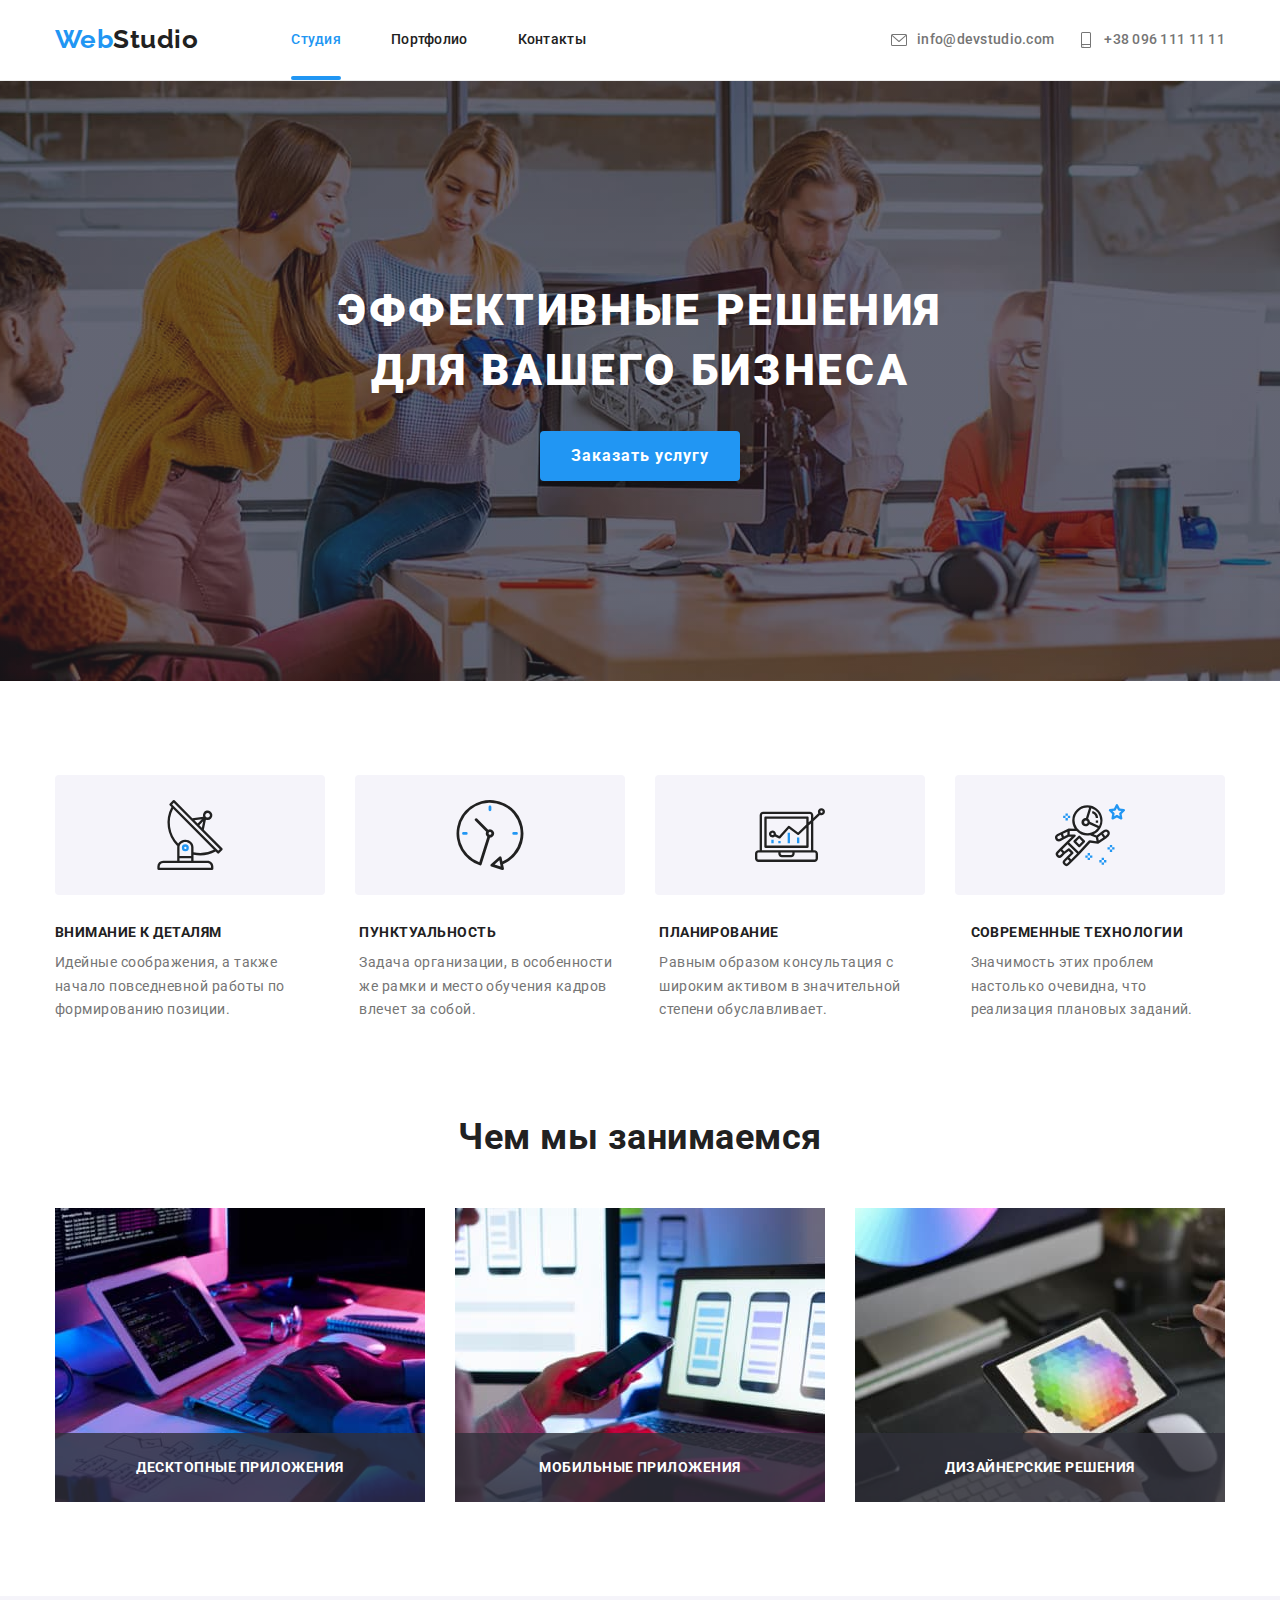
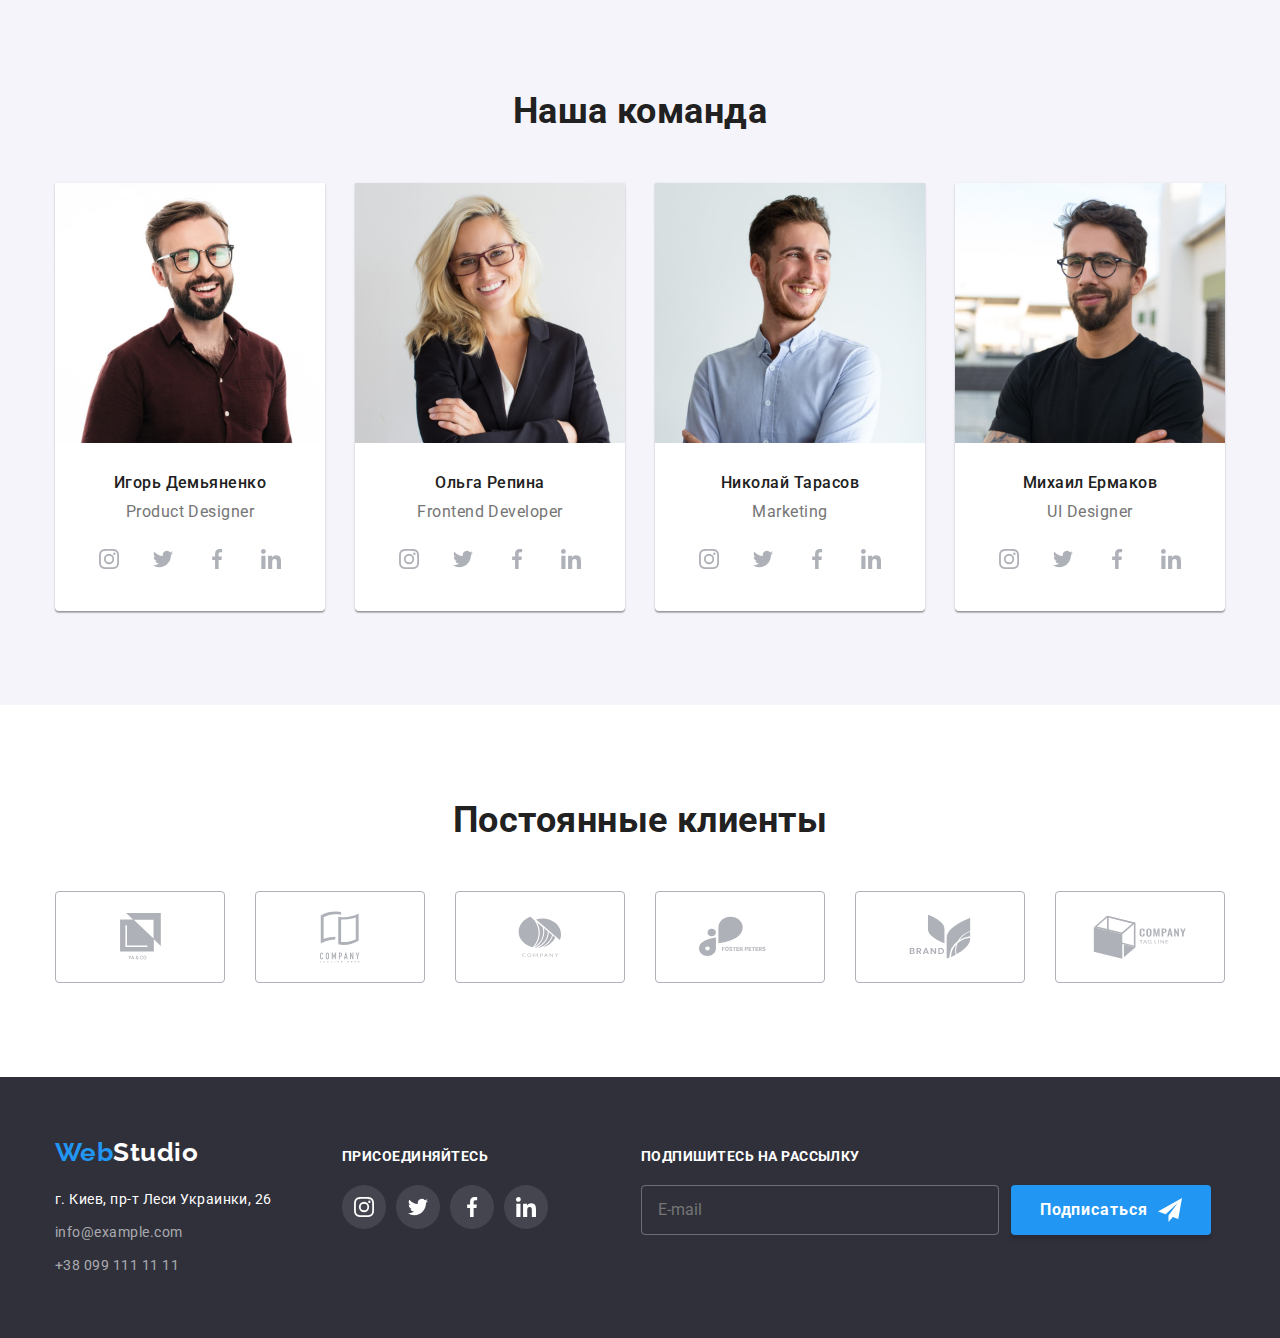
<file: index.html>
<!DOCTYPE html>
<html lang="ru-RU">
  <head>
    <meta charset="UTF-8" />
    <meta http-equiv="X-UA-Compatible" content="IE=edge" />
    <meta name="viewport" content="width=device-width, initial-scale=1.0" />
    <title>WebStudio</title>
    <link rel="preconnect" href="https://fonts.googleapis.com" />
    <link rel="preconnect" href="https://fonts.gstatic.com" crossorigin />
    <link
      href="https://fonts.googleapis.com/css2?family=Raleway:wght@700&family=Roboto:wght@400;500;700;900&display=swap"
      rel="stylesheet"
    />
    <link
      rel="stylesheet"
      href="https://cdnjs.cloudflare.com/ajax/libs/modern-normalize/1.1.0/modern-normalize.min.css"
    />
    <link rel="stylesheet" href="./css/styles.css" />
  </head>
  <body>
    <!-- Шапка -->
    <header class="header">
      <div class="container">
        <nav class="nav">
          <a href="./index.html" class="logo"><span class="accent">Web</span>Studio</a>
          <ul class="nav-links">
            <li class="nav-item"><a href="./index.html" class="nav-link active-link">Студия</a></li>
            <li class="nav-item"><a href="./portfolio.html" class="nav-link">Портфолио</a></li>
            <li class="nav-item"><a href="" class="nav-link">Контакты</a></li>
          </ul>
        </nav>
        <ul class="header-contacts">
          <li class="contact-item">
            <a href="mailto:info@devstudio.com" class="header-contact">
              <svg width="16" height="16" class="contact-icon">
                <use href="./images/symbol-defs.svg#icon-envelope"></use>
              </svg>
              info@devstudio.com</a
            >
          </li>
          <li class="contact-item">
            <a href="tel:+380961111111" class="header-contact"
              ><svg width="16" height="16" class="contact-icon">
                <use href="./images/symbol-defs.svg#icon-smartphone"></use>
              </svg>
              +38 096 111 11 11</a
            >
          </li>
        </ul>
      </div>
    </header>
    <!-- Основная часть -->
    <main>
      <!-- "Герой" -->
      <section class="hero section">
        <h1 class="hero-title">Эффективные решения<br />для вашего бизнеса</h1>
        <button type="button" class="main-button btn" data-modal-open>Заказать услугу</button>
      </section>
      <!-- Особенности компании -->
      <section class="peculiarities section">
        <div class="container">
          <h2 class="section-title visually-hidden">Особенности</h2>
          <!-- сделал заголовок невидимым пока что таким образом, чтобы не мешал -->
          <ul class="peculiarities-list icons">
            <li class="main-list-item icons">
              <svg width="70" height="70">
                <use href="./images/symbol-defs.svg#icon-antenna"></use>
              </svg>
            </li>
            <li class="main-list-item icons">
              <svg width="70" height="70">
                <use href="./images/symbol-defs.svg#icon-clock"></use>
              </svg>
            </li>
            <li class="main-list-item icons">
              <svg width="70" height="70">
                <use href="./images/symbol-defs.svg#icon-diagram"></use>
              </svg>
            </li>
            <li class="main-list-item icons">
              <svg width="70" height="70">
                <use href="./images/symbol-defs.svg#icon-astronaut"></use>
              </svg>
            </li>
          </ul>
          <ul class="peculiarities-list text">
            <li class="main-list-item">
              <h3 class="peculiarity-name">Внимание к деталям</h3>
              <p class="peculiarity-text">
                Идейные соображения, а также начало повседневной работы по формированию позиции.
              </p>
            </li>
            <li class="main-list-item">
              <h3 class="peculiarity-name">Пунктуальность</h3>
              <p class="peculiarity-text">
                Задача организации, в особенности же рамки и место обучения кадров влечет за собой.
              </p>
            </li>
            <li class="main-list-item">
              <h3 class="peculiarity-name">Планирование</h3>
              <p class="peculiarity-text">
                Равным образом консультация с широким активом в значительной степени обуславливает.
              </p>
            </li>
            <li class="main-list-item">
              <h3 class="peculiarity-name">Современные технологии</h3>
              <p class="peculiarity-text">
                Значимость этих проблем настолько очевидна, что реализация плановых заданий.
              </p>
            </li>
          </ul>
        </div>
      </section>
      <!-- Чем мы занимаемся -->
      <section class="company-doings section">
        <div class="container">
          <h2 class="section-title">Чем мы занимаемся</h2>
          <ul class="images-doings">
            <li class="main-list-item">
              <img
                src="./images/coding-image.jpg"
                alt="Написание кода"
                width="370"
                class="doings-image img"
              />
              <div class="doing-name"><p class="doing-name-text">Десктопные приложения</p></div>
            </li>
            <li class="main-list-item">
              <img
                src="./images/development-image.jpg"
                alt="Веб разработка"
                width="370"
                class="doings-image img"
              />
              <div class="doing-name"><p class="doing-name-text">Мобильные приложения</p></div>
            </li>
            <li class="main-list-item">
              <img
                src="./images/design-image.jpg"
                alt="Дизайн"
                width="370"
                class="doings-image img"
              />
              <div class="doing-name"><p class="doing-name-text">Дизайнерские решения</p></div>
            </li>
          </ul>
        </div>
      </section>
      <!-- Наша команда -->
      <section class="team section">
        <div class="container">
          <h2 class="section-title">Наша команда</h2>
          <ul class="team-members">
            <li class="team-member main-list-item">
              <img
                src="./images/product-designer-avatar.jpg"
                alt="Продукт дизайнер"
                width="270"
                class="member-foto img"
              />
              <h3 class="member-name">Игорь Демьяненко</h3>
              <p class="member-specialization">Product Designer</p>
              <ul class="team-members social-networks">
                <li class="network">
                  <a href="" class="network-link">
                    <svg width="20" height="20">
                      <use href="./images/symbol-defs.svg#icon-instagram"></use>
                    </svg>
                  </a>
                </li>
                <li class="network">
                  <a href="" class="network-link">
                    <svg width="20" height="20">
                      <use href="./images/symbol-defs.svg#icon-twitter"></use>
                    </svg>
                  </a>
                </li>
                <li class="network">
                  <a href="" class="network-link">
                    <svg width="20" height="20">
                      <use href="./images/symbol-defs.svg#icon-facebook"></use>
                    </svg>
                  </a>
                </li>
                <li class="network">
                  <a href="" class="network-link">
                    <svg width="20" height="20">
                      <use href="./images/symbol-defs.svg#icon-linkedin"></use>
                    </svg>
                  </a>
                </li>
              </ul>
            </li>
            <li class="team-member main-list-item">
              <img
                src="./images/frontend-developer-avarat.jpg"
                alt="Фронтент разработчик"
                width="270"
                class="member-foto img"
              />
              <h3 class="member-name">Ольга Репина</h3>
              <p class="member-specialization">Frontend Developer</p>
              <ul class="team-members social-networks">
                <li class="network">
                  <a href="" class="network-link">
                    <svg width="20" height="20">
                      <use href="./images/symbol-defs.svg#icon-instagram"></use>
                    </svg>
                  </a>
                </li>
                <li class="network">
                  <a href="" class="network-link">
                    <svg width="20" height="20">
                      <use href="./images/symbol-defs.svg#icon-twitter"></use>
                    </svg>
                  </a>
                </li>
                <li class="network">
                  <a href="" class="network-link">
                    <svg width="20" height="20">
                      <use href="./images/symbol-defs.svg#icon-facebook"></use>
                    </svg>
                  </a>
                </li>
                <li class="network">
                  <a href="" class="network-link">
                    <svg width="20" height="20">
                      <use href="./images/symbol-defs.svg#icon-linkedin"></use>
                    </svg>
                  </a>
                </li>
              </ul>
            </li>
            <li class="team-member main-list-item">
              <img
                src="./images/marketing-manager-avatar.jpg"
                alt="Маркетинг менеджер"
                width="270"
                class="member-foto img"
              />
              <h3 class="member-name">Николай Тарасов</h3>
              <p class="member-specialization">Marketing</p>
              <ul class="team-members social-networks">
                <li class="network">
                  <a href="" class="network-link">
                    <svg width="20" height="20">
                      <use href="./images/symbol-defs.svg#icon-instagram"></use>
                    </svg>
                  </a>
                </li>
                <li class="network">
                  <a href="" class="network-link">
                    <svg width="20" height="20">
                      <use href="./images/symbol-defs.svg#icon-twitter"></use>
                    </svg>
                  </a>
                </li>
                <li class="network">
                  <a href="" class="network-link">
                    <svg width="20" height="20">
                      <use href="./images/symbol-defs.svg#icon-facebook"></use>
                    </svg>
                  </a>
                </li>
                <li class="network">
                  <a href="" class="network-link">
                    <svg width="20" height="20">
                      <use href="./images/symbol-defs.svg#icon-linkedin"></use>
                    </svg>
                  </a>
                </li>
              </ul>
            </li>
            <li class="team-member main-list-item">
              <img
                src="./images/ui-designer-avatar.jpg"
                alt="Дизайнер интерфейсов"
                width="270"
                class="member-foto img"
              />
              <h3 class="member-name">Михаил Ермаков</h3>
              <p class="member-specialization">UI Designer</p>
              <ul class="team-members social-networks">
                <li class="network">
                  <a href="" class="network-link">
                    <svg width="20" height="20">
                      <use href="./images/symbol-defs.svg#icon-instagram"></use>
                    </svg>
                  </a>
                </li>
                <li class="network">
                  <a href="" class="network-link">
                    <svg width="20" height="20">
                      <use href="./images/symbol-defs.svg#icon-twitter"></use>
                    </svg>
                  </a>
                </li>
                <li class="network">
                  <a href="" class="network-link">
                    <svg width="20" height="20">
                      <use href="./images/symbol-defs.svg#icon-facebook"></use>
                    </svg>
                  </a>
                </li>
                <li class="network">
                  <a href="" class="network-link">
                    <svg width="20" height="20">
                      <use href="./images/symbol-defs.svg#icon-linkedin"></use>
                    </svg>
                  </a>
                </li>
              </ul>
            </li>
          </ul>
        </div>
      </section>
      <!-- Постоянные клиенты -->
      <section class="clients section">
        <div class="container">
          <h2 class="section-title">Постоянные клиенты</h2>
          <ul class="clients-list">
            <li class="main-list-item">
              <a href="" class="client-link">
                <svg width="41" height="46.7" class="client-icon">
                  <use href="./images/symbol-defs.svg#icon-first-logo"></use>
                </svg>
              </a>
            </li>
            <li class="main-list-item">
              <a href="" class="client-link">
                <svg width="40" height="52" class="client-icon">
                  <use href="./images/symbol-defs.svg#icon-second-logo"></use>
                </svg>
              </a>
            </li>
            <li class="main-list-item">
              <a href="" class="client-link">
                <svg width="43.5" height="41.2" class="client-icon">
                  <use href="./images/symbol-defs.svg#icon-third-logo"></use>
                </svg>
              </a>
            </li>
            <li class="main-list-item">
              <a href="" class="client-link">
                <svg width="84.5" height="40.6" class="client-icon">
                  <use href="./images/symbol-defs.svg#icon-fourth-logo"></use>
                </svg>
              </a>
            </li>
            <li class="main-list-item">
              <a href="" class="client-link">
                <svg width="62.5" height="45.4" class="client-icon">
                  <use href="./images/symbol-defs.svg#icon-fifth-logo"></use>
                </svg>
              </a>
            </li>
            <li class="main-list-item">
              <a href="" class="client-link">
                <svg width="93.8" height="44" class="client-icon">
                  <use href="./images/symbol-defs.svg#icon-sixth-logo"></use>
                </svg>
              </a>
            </li>
          </ul>
        </div>
      </section>
    </main>
    <!-- Подвал -->
    <footer class="footer">
      <div class="container">
        <div class="footer-contacts">
          <a href="./index.html" class="logo"><span class="accent">Web</span>Studio</a>
          <address>
            <ul class="adress-list">
              <li>
                <a
                  href="https://www.google.com/maps/place/%D0%B1%D1%83%D0%BB.+%D0%9B%D0%B5%D1%81%D0%B8+%D0%A3%D0%BA%D1%80%D0%B0%D0%B8%D0%BD%D0%BA%D0%B8,+26,+%D0%9A%D0%B8%D0%B5%D0%B2,+02000/data=!4m2!3m1!1s0x40d4cf0e033ecbe9:0x57a4dffefec77da0?sa=X&ved=2ahUKEwjH0LS6oNL0AhUNr6QKHVNQCV0Q8gF6BAgFEAE"
                  class="adress-location"
                >
                  г. Киев, пр-т Леси Украинки, 26
                </a>
              </li>
              <li class="adress-contact-item">
                <a href="mailto:info@example.com" class="footer-contact">info@example.com</a>
              </li>
              <li class="adress-contact-item">
                <a href="tel:+380991111111" class="footer-contact">+38 099 111 11 11</a>
              </li>
            </ul>
          </address>
        </div>
        <!-- Соцсети в футере -->
        <div class="footer-networks">
          <p class="join">Присоединяйтесь</p>
          <ul class="footer-networks-list">
            <li class="footer-network">
              <a href="" class="network-link">
                <svg width="20" height="20">
                  <use href="./images/symbol-defs.svg#icon-instagram"></use>
                </svg>
              </a>
            </li>
            <li class="footer-network">
              <a href="" class="network-link">
                <svg width="20" height="20">
                  <use href="./images/symbol-defs.svg#icon-twitter"></use>
                </svg>
              </a>
            </li>
            <li class="footer-network">
              <a href="" class="network-link">
                <svg width="20" height="20">
                  <use href="./images/symbol-defs.svg#icon-facebook"></use>
                </svg>
              </a>
            </li>
            <li class="footer-network">
              <a href="" class="network-link">
                <svg width="20" height="20">
                  <use href="./images/symbol-defs.svg#icon-linkedin"></use>
                </svg>
              </a>
            </li>
          </ul>
        </div>
        <!-- Инпут "подпишись" -->
        <div class="subscription">
          <label class="footer-input-label">
            Подпишитесь на рассылку
            <input type="email" name="email" placeholder="E-mail" class="footer-input" />
          </label>
          <button type="submit" class="btn main-button">
            Подписаться
            <svg width="24" class="icon-follow">
              <use href="./images/symbol-defs.svg#icon-telegram"></use>
            </svg>
          </button>
        </div>
      </div>
    </footer>
    <!-- Модалка -->
    <div class="backdrop is-hidden" data-modal>
      <div class="modal">
        <button class="close-modal" data-modal-close>
          <svg width="11px" height="11px" class="close-modal-icon">
            <use href="./images/symbol-defs.svg#icon-close"></use>
          </svg>
        </button>
        <div class="modal-content">
          <b class="modal-title">Оставьте свои данные, мы вам перезвоним</b>

          <label class="form-item">
            Имя
            <input type="text" name="name" class="input-area" />
            <svg width="18" class="input-icon">
              <use href="./images/symbol-defs.svg#icon-name"></use>
            </svg>
          </label>

          <label class="form-item">
            Телефон
            <input type="tel" name="tel" class="input-area" />
            <svg width="18" class="input-icon">
              <use href="./images/symbol-defs.svg#icon-modal-phone"></use>
            </svg>
          </label>

          <label class="form-item">
            Почта
            <input type="email" name="email" class="input-area" />
            <svg width="18" class="input-icon">
              <use href="./images/symbol-defs.svg#icon-email"></use>
            </svg>
          </label>

          <label class="form-item last">
            Комментарий
            <textarea
              name="comment"
              cols="30"
              rows="10"
              class="comment"
              placeholder="Введите текст"
            ></textarea>
          </label>

          <label class="policy">
            <input type="checkbox" name="policy" class="policy-agree" />
            <!-- пришлось засунуть картинки двух состояний чекбокса, тк на макете неактивное вставлено именно вектором и бордер там кривой (около 1.5px), поэтому решил сделать точно по макету через две картинки. пришлось немного намудрить в css, но если нужно - могу сделать иначе -->
            <svg width="16" class="icon-policy non-active">
              <use href="./images/symbol-defs.svg#icon-check"></use>
            </svg>
            <svg width="16" class="icon-policy active">
              <use href="./images/symbol-defs.svg#icon-check-active"></use>
            </svg>
            Соглашаюсь с рассылкой и принимаю <a href="" class="policy-link">Условия договора</a>
          </label>

          <button type="submit" class="btn main-button">Отправить</button>
        </div>
      </div>
    </div>

    <script src="./js/modal.js"></script>
  </body>
</html>
</file>
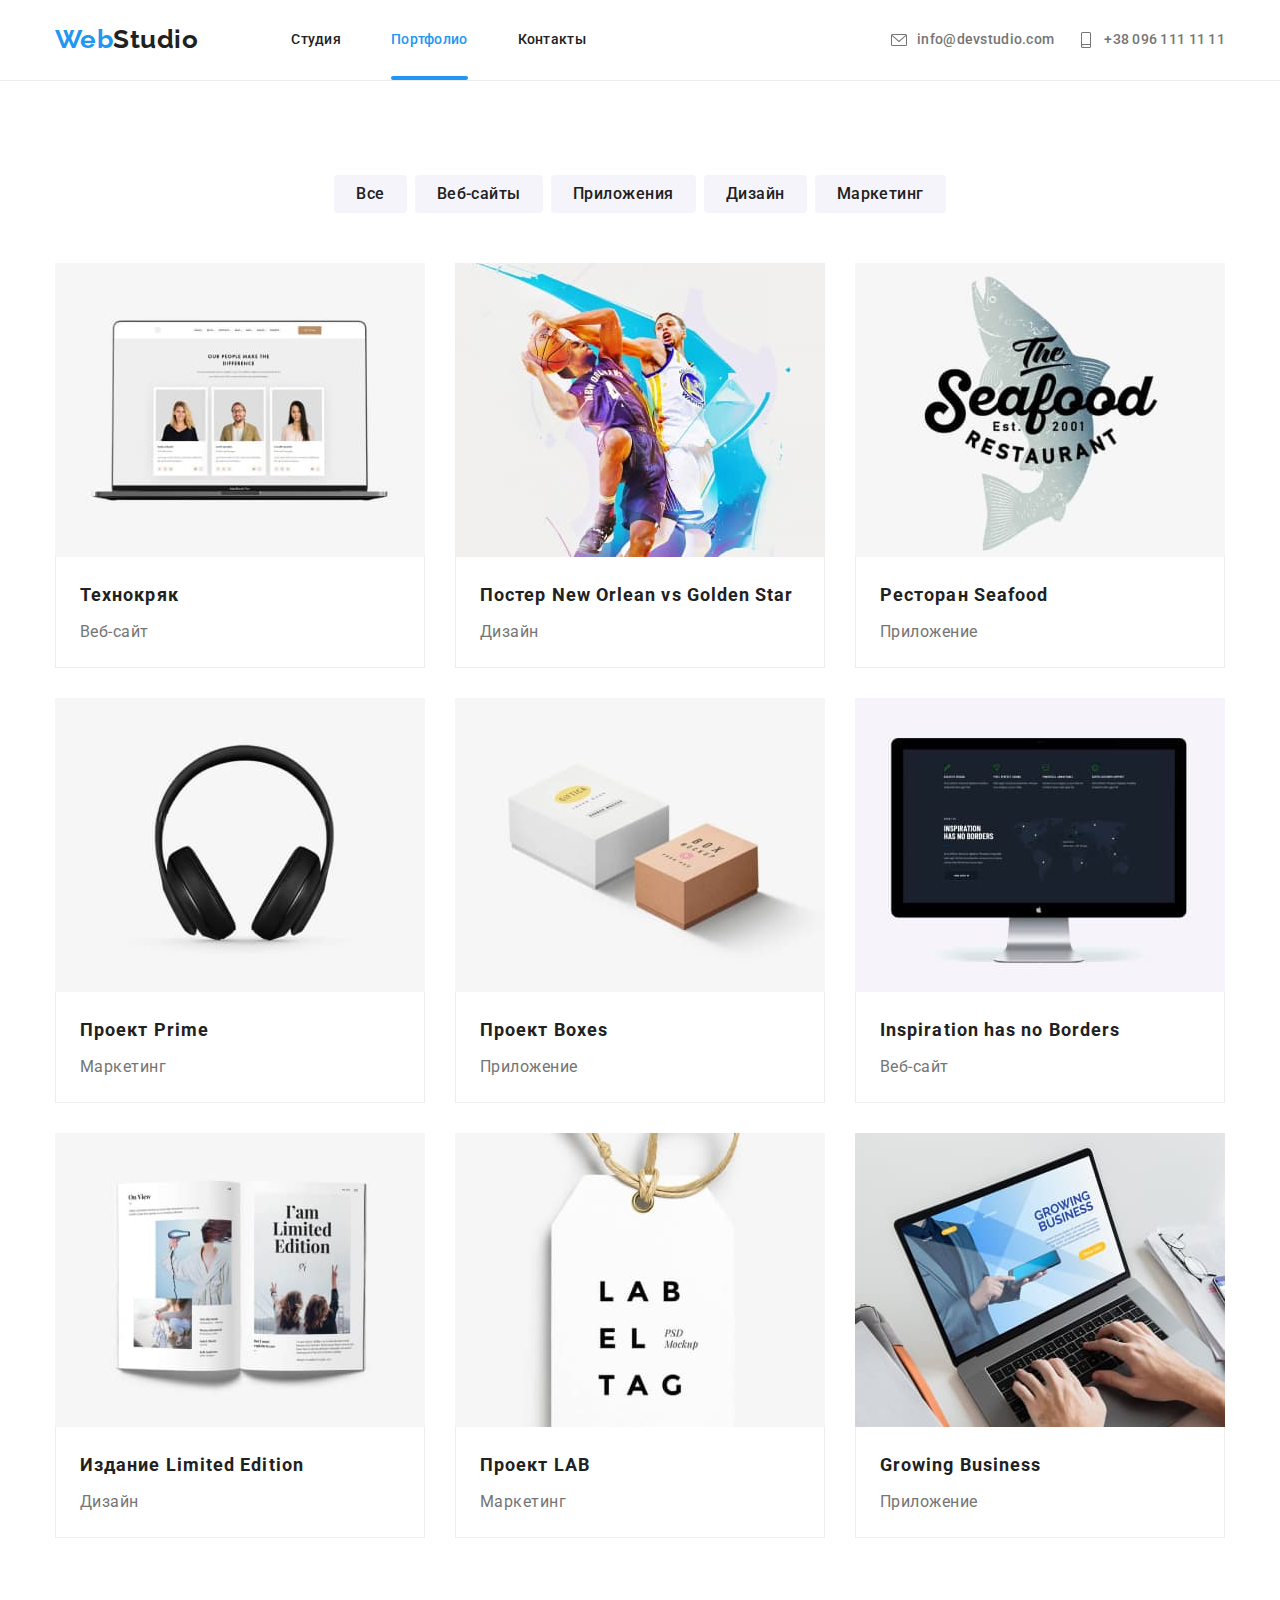
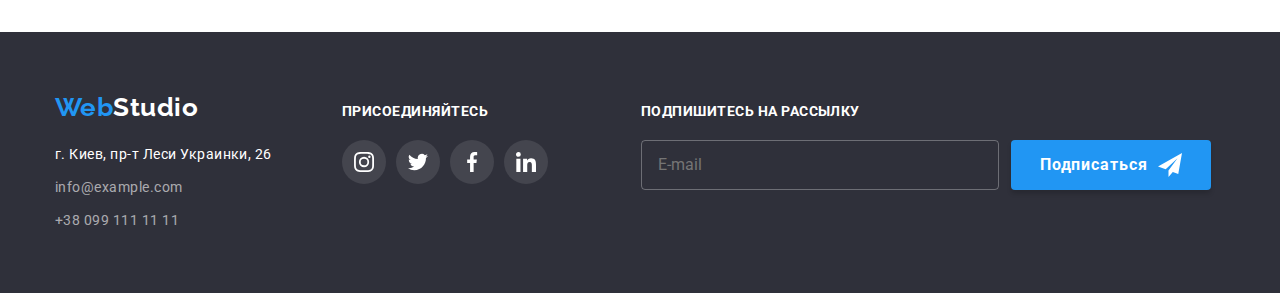
<file: portfolio.html>
<!DOCTYPE html>
<html lang="ru-RU">
  <head>
    <meta charset="UTF-8" />
    <meta http-equiv="X-UA-Compatible" content="IE=edge" />
    <meta name="viewport" content="width=device-width, initial-scale=1.0" />
    <title>Portfolio</title>
    <link rel="preconnect" href="https://fonts.googleapis.com" />
    <link rel="preconnect" href="https://fonts.gstatic.com" crossorigin />
    <link
      href="https://fonts.googleapis.com/css2?family=Raleway:wght@700&family=Roboto:wght@400;500;700;900&display=swap"
      rel="stylesheet"
    />
    <link
      rel="stylesheet"
      href="https://cdnjs.cloudflare.com/ajax/libs/modern-normalize/1.1.0/modern-normalize.min.css"
    />
    <link rel="stylesheet" href="./css/styles.css" />
  </head>
  <body>
    <!-- Шапка -->
    <header class="header">
      <div class="container">
        <nav class="nav">
          <a href="./index.html" class="logo"><span class="accent">Web</span>Studio</a>
          <ul class="nav-links">
            <li class="nav-item"><a href="./index.html" class="nav-link">Студия</a></li>
            <li class="nav-item">
              <a href="./portfolio.html" class="nav-link active-link">Портфолио</a>
            </li>
            <li class="nav-item"><a href="" class="nav-link">Контакты</a></li>
          </ul>
        </nav>
        <ul class="header-contacts">
          <li class="contact-item">
            <a href="mailto:info@devstudio.com" class="header-contact"
              ><svg width="16" height="16" class="contact-icon">
                <use href="./images/symbol-defs.svg#icon-envelope"></use>
              </svg>
              info@devstudio.com</a
            >
          </li>
          <li class="contact-item">
            <a href="tel:+380961111111" class="header-contact"
              ><svg width="16" height="16" class="contact-icon">
                <use href="./images/symbol-defs.svg#icon-smartphone"></use>
              </svg>
              +38 096 111 11 11</a
            >
          </li>
        </ul>
      </div>
    </header>
    <!-- Основная часть -->
    <main>
      <!-- Проекты -->
      <section class="projects-section section">
        <div class="container">
          <div class="filter">
            <h1 class="visually-hidden">Проекты</h1>
            <!-- невидимый -->
            <ul class="projects-filter">
              <li class="filter-item"><button type="button" class="btn">Все</button></li>
              <li class="filter-item"><button type="button" class="btn">Веб-сайты</button></li>
              <li class="filter-item"><button type="button" class="btn">Приложения</button></li>
              <li class="filter-item"><button type="button" class="btn">Дизайн</button></li>
              <li class="filter-item"><button type="button" class="btn">Маркетинг</button></li>
            </ul>
          </div>
          <ul class="projects">
            <li class="projects-item">
              <div class="overlay-wrapper">
                <img
                  src="./images/tehnocrack-website.jpg"
                  alt="Экран ноутбука с открытым вебсайтом"
                  width="370"
                  class="project-img img"
                />
                <div class="overlay">
                  <p class="overlay-text">
                    Технокряк это современная площадка распространения коронавируса. Компании
                    используют эту платформу для цифрового шпионажа и атак на защищённые сервера
                    конкурентов.
                  </p>
                </div>
              </div>
              <div class="projects-item-text">
                <h2 class="project-name">Технокряк</h2>
                <p class="project-type">Веб-сайт</p>
              </div>
            </li>
            <li class="projects-item">
              <div class="overlay-wrapper">
                <img
                  src="./images/poster-prjct.jpg"
                  alt="Два баскетболиста борятся за мяч"
                  width="370"
                  class="project-img img"
                />
                <div class="overlay">
                  <p class="overlay-text">
                    Технокряк это современная площадка распространения коронавируса. Компании
                    используют эту платформу для цифрового шпионажа и атак на защищённые сервера
                    конкурентов.
                  </p>
                </div>
              </div>
              <div class="projects-item-text">
                <h2 class="project-name">Постер New Orlean vs Golden Star</h2>
                <p class="project-type">Дизайн</p>
              </div>
            </li>
            <li class="projects-item">
              <div class="overlay-wrapper">
                <img
                  src="./images/seafood-app.jpg"
                  alt="Название ресторана с рыбой на фоне"
                  width="370"
                  class="project-img img"
                />
                <div class="overlay">
                  <p class="overlay-text">
                    Технокряк это современная площадка распространения коронавируса. Компании
                    используют эту платформу для цифрового шпионажа и атак на защищённые сервера
                    конкурентов.
                  </p>
                </div>
              </div>
              <div class="projects-item-text">
                <h2 class="project-name">Ресторан Seafood</h2>
                <p class="project-type">Приложение</p>
              </div>
            </li>
            <li class="projects-item">
              <div class="overlay-wrapper">
                <img
                  src="./images/project-prime.jpg"
                  alt="Наушники"
                  width="370"
                  class="project-img img"
                />
                <div class="overlay">
                  <p class="overlay-text">
                    Технокряк это современная площадка распространения коронавируса. Компании
                    используют эту платформу для цифрового шпионажа и атак на защищённые сервера
                    конкурентов.
                  </p>
                </div>
              </div>
              <div class="projects-item-text">
                <h2 class="project-name">Проект Prime</h2>
                <p class="project-type">Маркетинг</p>
              </div>
            </li>
            <li class="projects-item">
              <div class="overlay-wrapper">
                <img
                  src="./images/project-boxes.jpg"
                  alt="Две коробки"
                  width="370"
                  class="project-img img"
                />
                <div class="overlay">
                  <p class="overlay-text">
                    Технокряк это современная площадка распространения коронавируса. Компании
                    используют эту платформу для цифрового шпионажа и атак на защищённые сервера
                    конкурентов.
                  </p>
                </div>
              </div>
              <div class="projects-item-text">
                <h2 class="project-name">Проект Boxes</h2>
                <p class="project-type">Приложение</p>
              </div>
            </li>
            <li class="projects-item">
              <div class="overlay-wrapper">
                <img
                  src="./images/ihnb-website.jpg"
                  alt="Экран монитора с открытым вебсайтом"
                  width="370"
                  class="project-img img"
                />
                <div class="overlay">
                  <p class="overlay-text">
                    Технокряк это современная площадка распространения коронавируса. Компании
                    используют эту платформу для цифрового шпионажа и атак на защищённые сервера
                    конкурентов.
                  </p>
                </div>
              </div>
              <div class="projects-item-text">
                <h2 class="project-name">Inspiration has no Borders</h2>
                <p class="project-type">Веб-сайт</p>
              </div>
            </li>
            <li class="projects-item">
              <div class="overlay-wrapper">
                <img
                  src="./images/limed-design.jpg"
                  alt="Раскрытый журнал"
                  width="370"
                  class="project-img img"
                />
                <div class="overlay">
                  <p class="overlay-text">
                    Технокряк это современная площадка распространения коронавируса. Компании
                    используют эту платформу для цифрового шпионажа и атак на защищённые сервера
                    конкурентов.
                  </p>
                </div>
              </div>
              <div class="projects-item-text">
                <h2 class="project-name">Издание Limited Edition</h2>
                <p class="project-type">Дизайн</p>
              </div>
            </li>
            <li class="projects-item">
              <div class="overlay-wrapper">
                <img
                  src="./images/lab-project.jpg"
                  alt="Бирка с буквами"
                  width="370"
                  class="project-img img"
                />
                <div class="overlay">
                  <p class="overlay-text">
                    Технокряк это современная площадка распространения коронавируса. Компании
                    используют эту платформу для цифрового шпионажа и атак на защищённые сервера
                    конкурентов.
                  </p>
                </div>
              </div>
              <div class="projects-item-text">
                <h2 class="project-name">Проект LAB</h2>
                <p class="project-type">Маркетинг</p>
              </div>
            </li>
            <li class="projects-item">
              <div class="overlay-wrapper">
                <img
                  src="./images/gb-app.jpg"
                  alt="Ноутбук с открытым вебсайтом и руками на клавиатуре"
                  width="370"
                  class="project-img img"
                />
                <div class="overlay">
                  <p class="overlay-text">
                    Технокряк это современная площадка распространения коронавируса. Компании
                    используют эту платформу для цифрового шпионажа и атак на защищённые сервера
                    конкурентов.
                  </p>
                </div>
              </div>
              <div class="projects-item-text">
                <h2 class="project-name">Growing Business</h2>
                <p class="project-type">Приложение</p>
              </div>
            </li>
          </ul>
        </div>
      </section>
    </main>
    <!-- Подвал -->
    <footer class="footer">
      <div class="container">
        <div class="footer-contacts">
          <a href="./index.html" class="logo"><span class="accent">Web</span>Studio</a>
          <address>
            <ul class="adress-list">
              <li>
                <a
                  href="https://www.google.com/maps/place/%D0%B1%D1%83%D0%BB.+%D0%9B%D0%B5%D1%81%D0%B8+%D0%A3%D0%BA%D1%80%D0%B0%D0%B8%D0%BD%D0%BA%D0%B8,+26,+%D0%9A%D0%B8%D0%B5%D0%B2,+02000/data=!4m2!3m1!1s0x40d4cf0e033ecbe9:0x57a4dffefec77da0?sa=X&ved=2ahUKEwjH0LS6oNL0AhUNr6QKHVNQCV0Q8gF6BAgFEAE"
                  class="adress-location"
                >
                  г. Киев, пр-т Леси Украинки, 26
                </a>
              </li>
              <li class="adress-contact-item">
                <a href="mailto:info@example.com" class="footer-contact">info@example.com</a>
              </li>
              <li class="adress-contact-item">
                <a href="tel:+380991111111" class="footer-contact">+38 099 111 11 11</a>
              </li>
            </ul>
          </address>
        </div>
        <div class="footer-networks">
          <p class="join">Присоединяйтесь</p>
          <ul class="footer-networks-list">
            <li class="footer-network">
              <a href="" class="network-link">
                <svg width="20" height="20">
                  <use href="./images/symbol-defs.svg#icon-instagram"></use>
                </svg>
              </a>
            </li>
            <li class="footer-network">
              <a href="" class="network-link">
                <svg width="20" height="20">
                  <use href="./images/symbol-defs.svg#icon-twitter"></use>
                </svg>
              </a>
            </li>
            <li class="footer-network">
              <a href="" class="network-link">
                <svg width="20" height="20">
                  <use href="./images/symbol-defs.svg#icon-facebook"></use>
                </svg>
              </a>
            </li>
            <li class="footer-network">
              <a href="" class="network-link">
                <svg width="20" height="20">
                  <use href="./images/symbol-defs.svg#icon-linkedin"></use>
                </svg>
              </a>
            </li>
          </ul>
        </div>
        <!-- инпут "подпишись" -->
        <div class="subscription">
          <label class="footer-input-label">
            Подпишитесь на рассылку
            <input type="email" name="email" placeholder="E-mail" class="footer-input" />
          </label>
          <button type="submit" class="btn main-button">
            Подписаться
            <svg width="24" class="icon-follow">
              <use href="./images/symbol-defs.svg#icon-telegram"></use>
            </svg>
          </button>
        </div>
      </div>
    </footer>
  </body>
</html>
</file>
<file: css/styles.css>
:root {
  --brand-color: #2196f3;
  --main-text-color: #212121;
  --secondary-text-color: #757575;
  --main-bcg-color: #ffffff;
  --brand-bcg-color: #2f303a;
  --secondary-bcg-color: #f5f4fa;
  --footer-contacts-color: rgba(255, 255, 255, 0.6);
  --main-links-icons-color: #afb1b8;
  --main-animation-function: cubic-bezier(0.4, 0, 0.2, 1);
}

body {
  color: var(--main-text-color);
  background-color: var(--main-bcg-color);
  font-family: 'Roboto', 'Noto', 'Arial', sans-serif;
  letter-spacing: 0.03em;
}

h1,
h2,
h3,
h4,
h5,
h6,
p,
ul {
  margin: 0;
  padding: 0;
}

.nav-links,
.header-contacts,
.peculiarities-list,
.images-doings,
.team-members,
.adress-list,
.projects-filter,
.projects,
.clients-list,
.footer-networks-list {
  list-style-type: none;
}

.container {
  margin-left: auto;
  margin-right: auto;
  width: 1200px;
  padding-left: 15px;
  padding-right: 15px;
}

.section {
  padding-bottom: 94px;
  padding-top: 94px;
}

.btn {
  border: none;
  padding: 6px 22px;
  border-radius: 4px;
}

.img {
  display: block;
}

.main-list-item:not(:last-child) {
  margin-right: 30px;
}

.visually-hidden {
  position: absolute;
  width: 1px;
  height: 1px;
  margin: -1px;
  border: 0;
  padding: 0;

  white-space: nowrap;
  clip-path: inset(100%);
  clip: rect(0 0 0 0);
  overflow: hidden;
}

/* шапка */

.header {
  border-bottom: 1px solid #ececec;
}

.nav-links,
.header-contacts,
.header .container,
.nav {
  display: flex;
  align-items: center;
}

.nav-item:not(:last-child) {
  margin-right: 50px;
}

/* лого */

.logo {
  font-family: 'Raleway', sans-serif;
  font-weight: 700;
  font-size: 26px;
  line-height: 1.2;
  text-decoration: none;
}

.accent {
  color: var(--brand-color);
}

.header .logo {
  color: var(--main-text-color);
}

/* основная навигация */

.nav-links {
  margin-left: 93px;
}

.nav-links,
.header-contacts {
  letter-spacing: 0.02em;
  font-weight: 500;
  font-size: 14px;
  line-height: 1.14;
}

.nav-link {
  position: relative;
  display: block;
  padding-top: 32px;
  padding-bottom: 32px;

  color: var(--main-text-color);
  text-decoration: none;

  transition: color 250ms var(--main-animation-function);
}

.nav-link::after {
  content: '';

  position: absolute;
  display: inline-block;
  left: 0;
  bottom: 0;

  width: 100%;
  height: 4px;
  background-color: var(--brand-color);
  border-radius: 2px;

  transform: scaleX(0);
  transition: transform 250ms var(--main-animation-function);
}

.nav-link:hover,
.nav-link:focus {
  color: var(--brand-color);
}

.nav-link:hover::after,
.nav-link:focus::after {
  content: '';

  display: inline-block;
  position: absolute;
  left: 0;
  bottom: 0;

  width: 100%;
  height: 4px;
  background-color: var(--brand-color);
  border-radius: 2px;

  transform: scaleX(1);
}

.active-link {
  position: relative;

  color: var(--brand-color);
}

.nav-item > .nav-link.active-link::after {
  content: '';

  display: inline-block;
  position: absolute;
  left: 0;
  bottom: 0;

  width: 100%;
  height: 4px;
  background-color: var(--brand-color);
  border-radius: 2px;

  transform: scale(1);
}

/* контакты шапки */

.header-contacts {
  margin-left: auto;
}

.header-contact {
  display: flex;
  fill: var(--secondary-text-color);
  color: var(--secondary-text-color);
  text-decoration: none;

  transition: fill 250ms var(--main-animation-function), color 250ms var(--main-animation-function);
}

.header-contact:hover,
.header-contact:focus {
  color: var(--brand-color);
  fill: var(--brand-color);
}

.contact-icon {
  margin-right: 10px;
}

.contact-item {
  display: flex;
  align-items: center;
}

.contact-item:not(:last-child) {
  margin-right: 24px;
}

/* основная часть страницы "Студия" */

.section-title {
  font-size: 36px;
  line-height: 1.17;
  text-align: center;
}

/* герой */

.hero {
  background-color: var(--brand-bcg-color);
  padding-top: 200px;
  padding-bottom: 200px;
  text-align: center;

  background-image: linear-gradient(rgba(47, 48, 58, 0.4) 100%, rgba(47, 48, 58, 0.4) 100%),
    url('../images/hero-bcg.jpg');
  background-repeat: no-repeat;
  background-size: 1600px;
  background-position: center;
}

.hero-title {
  color: var(--main-bcg-color);
  font-weight: 900;
  font-size: 44px;
  line-height: 1.36;
  text-transform: uppercase;
  text-align: center;
}
.main-button.btn {
  text-align: center;

  min-width: 200px;
  height: 50px;
  padding: 0;
  margin-right: 0;
  margin-top: 30px;

  background-color: var(--brand-color);
  color: var(--main-bcg-color);
  font-family: inherit;
  font-weight: 700;
  font-size: 16px;
  line-height: 1.88;
  text-align: center;
  cursor: pointer;
  box-shadow: 0px 4px 4px rgba(0, 0, 0, 0.15);

  transition: background-color 250ms var(--main-animation-function);
}

.main-button.btn:hover,
.main-button.btn:focus {
  background-color: #188ce8;
}

.hero-title,
.main-button {
  letter-spacing: 0.06em;
}

/* особенности */

.peculiarities.section {
  padding-bottom: 0;
}

.peculiarities-list {
  display: flex;
}

.peculiarities-list .main-list-item {
  width: calc((100%-90px) / 4);
}

.main-list-item.icons {
  width: 270px;
  height: 120px;
  background-color: var(--secondary-bcg-color);
  border-radius: 4px;
  padding: 25px 100px;
}

.peculiarities-list.text {
  margin-top: 30px;
}

.peculiarity-name {
  font-size: 14px;
  line-height: 1.14;
  text-transform: uppercase;
}

.peculiarity-text {
  margin-top: 10px;

  color: var(--secondary-text-color);
  font-size: 14px;
  line-height: 1.71;
}

/* чем мы занимаемся */

.main-list-item {
  position: relative;
}

.images-doings {
  display: flex;
  margin-top: 50px;
}

.doing-name {
  position: absolute;
  left: 0;
  bottom: 0;

  width: 100%;
  text-align: center;
  padding-bottom: 27px;
  padding-top: 27px;

  background-color: rgba(47, 48, 58, 0.8);
}

.doing-name-text {
  color: var(--main-bcg-color);
  font-weight: 700;
  font-size: 14px;
  line-height: 1.14;
  text-transform: uppercase;
}

/* наша команда */

.team {
  background-color: var(--secondary-bcg-color);
}

.team-members {
  margin-top: 50px;
  display: flex;
}

.team-members.social-networks {
  margin-top: 16px;

  justify-content: center;
}

.team-member {
  padding-bottom: 30px;
  box-shadow: 0px 1px 3px rgba(0, 0, 0, 0.12), 0px 1px 1px rgba(0, 0, 0, 0.14),
    0px 2px 1px rgba(0, 0, 0, 0.2);
  border-radius: 0px 0px 4px 4px;

  background-color: var(--main-bcg-color);
  width: 270px;
}

.member-name {
  margin-top: 30px;

  font-weight: 500;
  font-size: 16px;
  line-height: 1.19;
  text-align: center;
}

.member-specialization {
  margin-top: 10px;

  color: var(--secondary-text-color);
  font-size: 16px;
  line-height: 1.19;
  text-align: center;
}

.network:not(:last-child) {
  margin-right: 10px;
}

.network-link {
  display: flex;
  justify-content: center;
  align-items: center;

  fill: var(--main-links-icons-color);
  width: 44px;
  height: 44px;
  border-radius: 50%;

  transition: background-color 250ms var(--main-animation-function),
    fill 250ms var(--main-animation-function);
}

.network-link:hover,
.network-link:focus {
  fill: var(--main-bcg-color);
  background-color: var(--brand-color);
}
/* постоянные клиенты */

.clients-list {
  display: flex;
  justify-content: center;
  align-items: center;
  margin-top: 50px;
}

.client-link {
  display: flex;
  justify-content: center;
  align-items: center;

  fill: var(--main-links-icons-color);
  width: 170px;
  height: 92px;
  border: 1px solid var(--main-links-icons-color);
  border-radius: 4px;

  transition: fill 250ms var(--main-animation-function), border 250ms var(--main-animation-function);
}

.client-link:hover,
.client-link:focus {
  fill: var(--brand-color);
  border: 1px solid var(--brand-color);
}

/* подвал */

.footer {
  padding: 60px 0;

  background-color: var(--brand-bcg-color);
}

.footer > .container {
  display: flex;
  align-items: baseline;
}

.footer .logo {
  color: var(--main-bcg-color);
}

.adress-list {
  margin-top: 20px;
}

.adress-location {
  color: var(--main-bcg-color);
}

.footer .adress-contact-item {
  margin-top: 9px;
}

.footer-contact {
  color: var(--footer-contacts-color);

  transition: color 250ms var(--main-animation-function);
}

.footer-contact,
.adress-location {
  text-decoration: none;
  font-size: 14px;
  line-height: 1.71;
  font-style: normal;
}

.footer-contact:hover,
.footer-contact:focus {
  color: var(--brand-color);
}

.footer-networks {
  margin-left: 70px;
}

.footer-networks-list {
  display: flex;

  margin-top: 20px;
}

.footer-network:not(:last-child) {
  margin-right: 10px;
}

.footer-network .network-link {
  background-color: rgba(255, 255, 255, 0.1);
  fill: var(--main-bcg-color);
}

.footer-network .network-link:hover,
.footer-network .network-link:focus {
  background-color: var(--brand-color);
}

.join {
  color: var(--main-bcg-color);
  font-weight: 700;
  font-size: 14px;
  line-height: 1.14;
  text-transform: uppercase;
}

/* Инпут "подпишись" в футере */

.subscription {
  display: flex;
  align-items: flex-end;

  margin-left: 93px;
}

.subscription .btn.main-button {
  display: flex;
  align-items: center;
  justify-content: center;

  margin: 0;
}

.footer-input-label {
  display: flex;
  flex-direction: column;

  margin-right: 12px;
  color: var(--main-bcg-color);
  font-weight: 700;
  font-size: 14px;
  line-height: 1.14;
  text-transform: uppercase;
}

.footer-input {
  margin-top: 20px;
  padding-left: 16px;
  width: 358px;
  height: 50px;

  color: var(--main-bcg-color);
  background-color: transparent;
  border: 1px solid rgba(255, 255, 255, 0.3);
  border-radius: 4px;

  transition: border 250ms var(--main-animation-function);
}

.footer-input:hover,
.footer-input:focus {
  border: 1px solid var(--brand-color);
}
.footer-input:focus {
  outline: 1px solid var(--brand-color);
}

.footer-input::placeholder {
  font-size: 16px;
  line-height: 1.25;
}

.icon-follow {
  height: 24px;
  margin-left: 10px;
}

/* основная часть страницы "Портфолио" */

/* фильтр */

.projects-filter {
  display: flex;
  justify-content: center;
}

.filter-item:not(:last-child) {
  margin-right: 8px;
}

.projects-filter .btn {
  color: var(--main-text-color);
  background-color: var(--secondary-bcg-color);
  letter-spacing: 0.03em;
  font-family: inherit;
  font-weight: 500;
  font-size: 16px;
  line-height: 1.62;
  text-align: center;

  transition: color 250ms var(--main-animation-function),
    background-color 250ms var(--main-animation-function),
    box-shadow 250ms var(--main-animation-function);
}

.projects-filter .btn:hover,
.projects-filter .btn:focus {
  background-color: var(--brand-color);
  color: var(--main-bcg-color);
  cursor: pointer;
  box-shadow: 0px 3px 1px rgba(0, 0, 0, 0.1), 0px 1px 2px rgba(0, 0, 0, 0.08),
    0px 2px 2px rgba(0, 0, 0, 0.12);
}

/* примеры проектов */

.projects {
  display: flex;
  flex-wrap: wrap;
  margin-top: 50px;
  margin-left: -30px;
}

.projects > .projects-item {
  margin-left: 30px;
  margin-top: 30px;

  transition: box-shadow 250ms var(--main-animation-function);
}

.projects > .projects-item:nth-child(-n + 3) {
  margin-top: 0px;
}

.projects > .projects-item:hover {
  box-shadow: 0px 1px 1px rgba(0, 0, 0, 0.12), 0px 4px 4px rgba(0, 0, 0, 0.06),
    1px 4px 6px rgba(0, 0, 0, 0.16);
  cursor: pointer;
}

.projects > .projects-item:hover .overlay {
  transform: translateY(0%);
}

.overlay-wrapper {
  position: relative;
  overflow: hidden;
}

.overlay {
  position: absolute;

  background-color: rgba(33, 150, 243, 0.9);
  width: 370px;
  padding: 63px 24px;
  top: 0;
  left: 0;

  transform: translateY(100%);
  transition: transform 250ms var(--main-animation-function);
}

.overlay-text {
  color: var(--main-bcg-color);
  font-size: 18px;
  line-height: 1.56;
}

.projects-item-text {
  padding: 20px 24px;

  border-left: 1px solid #eeeeee;
  border-right: 1px solid #eeeeee;
  border-bottom: 1px solid #eeeeee;
}

.project-name {
  color: var(--main-text-color);
  letter-spacing: 0.06em;
  font-size: 18px;
  line-height: 2;
}

.project-type {
  margin-top: 4px;

  color: var(--secondary-text-color);
  font-size: 16px;
  line-height: 1.88;
}

/* модальное окно */

.backdrop {
  position: fixed;
  top: 0;
  left: 0;
  width: 100%;
  height: 100%;

  background-color: rgba(0, 0, 0, 0.2);
  opacity: 1;
  visibility: visible;
  transition: opacity 500ms var(--main-animation-function),
    visibility 500ms var(--main-animation-function);
}

.is-hidden {
  opacity: 0;
  visibility: hidden;
  pointer-events: none;
}

.modal {
  position: absolute;
  top: 50%;
  left: 50%;

  min-width: 528px;
  min-height: 581px;
  padding: 40px;

  background-color: #ffffff;
  box-shadow: 0px 1px 3px rgba(0, 0, 0, 0.12), 0px 1px 1px rgba(0, 0, 0, 0.14),
    0px 2px 1px rgba(0, 0, 0, 0.2);
  border-radius: 4px;
  transform: translate(-50%, -50%) scale(1);

  transition: transform 500ms var(--main-animation-function);
}

.backdrop.is-hidden .modal {
  transform: translate(-50%, -50%) scale(1.1);
}

/* кнопка закрытия модального окна */

.close-modal {
  position: absolute;
  top: 8px;
  right: 8px;

  width: 30px;
  height: 30px;
  padding: 0;

  border: 1px solid rgba(0, 0, 0, 0.1);
  border-radius: 50%;
  background-color: transparent;
  cursor: pointer;

  transition: fill 250ms var(--main-animation-function);
}

.close-modal:hover,
.close-modal:focus {
  fill: var(--brand-color);
}

.close-modal-icon {
  position: absolute;
  top: 50%;
  left: 50%;
  transform: translate(-50%, -50%);
}

/* контент модалки */

.modal-content {
  display: flex;
  flex-direction: column;
  align-items: center;
}

.modal-title {
  font-size: 20px;
  line-height: 1.15;

  margin-bottom: 12px;
}

.form-inputs {
  width: 100%;
}

.form-item {
  position: relative;

  display: flex;
  flex-direction: column;

  width: 100%;
  margin-bottom: 10px;
  font-size: 12px;
  line-height: 1.17;
  letter-spacing: 0.01em;
  color: var(--secondary-text-color);
}

.form-item:hover .input-area,
.form-item:hover .comment {
  border: 1px solid var(--brand-color);
}

.form-item:hover .input-icon {
  fill: var(--brand-color);
}

.form-item.last {
  margin-bottom: 20px;
}

.input-area {
  height: 40px;
  padding: 12px 12px 12px 42px;
}

.input-area:focus + .input-icon {
  fill: var(--brand-color);
}

.input-icon {
  position: absolute;
  top: 29px;
  left: 13.5px;

  height: 18px;

  transition: fill 250ms var(--main-animation-function);
}

.comment {
  resize: none;

  width: 100%;
  height: 120px;
  margin-top: 4px;
  padding: 12px 16px;
}

.comment::placeholder {
  font-size: 14px;
  line-height: 16px;
  letter-spacing: 0.01em;

  color: rgba(117, 117, 117, 0.5);
}

.comment,
.input-area {
  margin-top: 4px;

  border: 1px solid rgba(33, 33, 33, 0.2);
  border-radius: 4px;

  transition: border 250ms var(--main-animation-function);
}

.input-area:focus,
.comment:focus {
  outline: 1px solid var(--brand-color);
  border: 1px solid var(--brand-color);
}

.policy {
  position: relative;

  display: inline-flex;
  align-items: center;

  font-size: 14px;
  line-height: 1.71;
  color: var(--secondary-text-color);
}

.policy-agree {
  position: absolute;
  width: 1px;
  height: 1px;
  margin: -1px;
  border: 0;
  padding: 0;

  white-space: nowrap;
  clip-path: inset(100%);
  clip: rect(0 0 0 0);
  overflow: hidden;
}

.icon-policy {
  height: 16px;
  margin-right: 7px;

  transform: translateY(-1.5px);
  /* пришлось заюзать такой костыль, но без него картинка чекбокса стоит криво относительно текста*/

  transition: opacity 250ms var(--main-animation-function),
    fill 250ms var(--main-animation-function);
}

.icon-policy.active {
  position: absolute;

  opacity: 0;
}

.policy:hover .icon-policy.non-active {
  fill: var(--brand-color);
}
.policy:hover {
  cursor: pointer;
}

.policy-agree:checked ~ .icon-policy.active {
  opacity: 1;
}

.policy-agree:checked ~ .icon-policy.non-active {
  opacity: 0;
}

.policy-link {
  color: var(--brand-color);
  margin-left: 4px;

  transition: color 250ms var(--main-animation-function);
}

.policy-link:hover,
.policy-link:focus {
  color: #188ce8;
}
</file>
